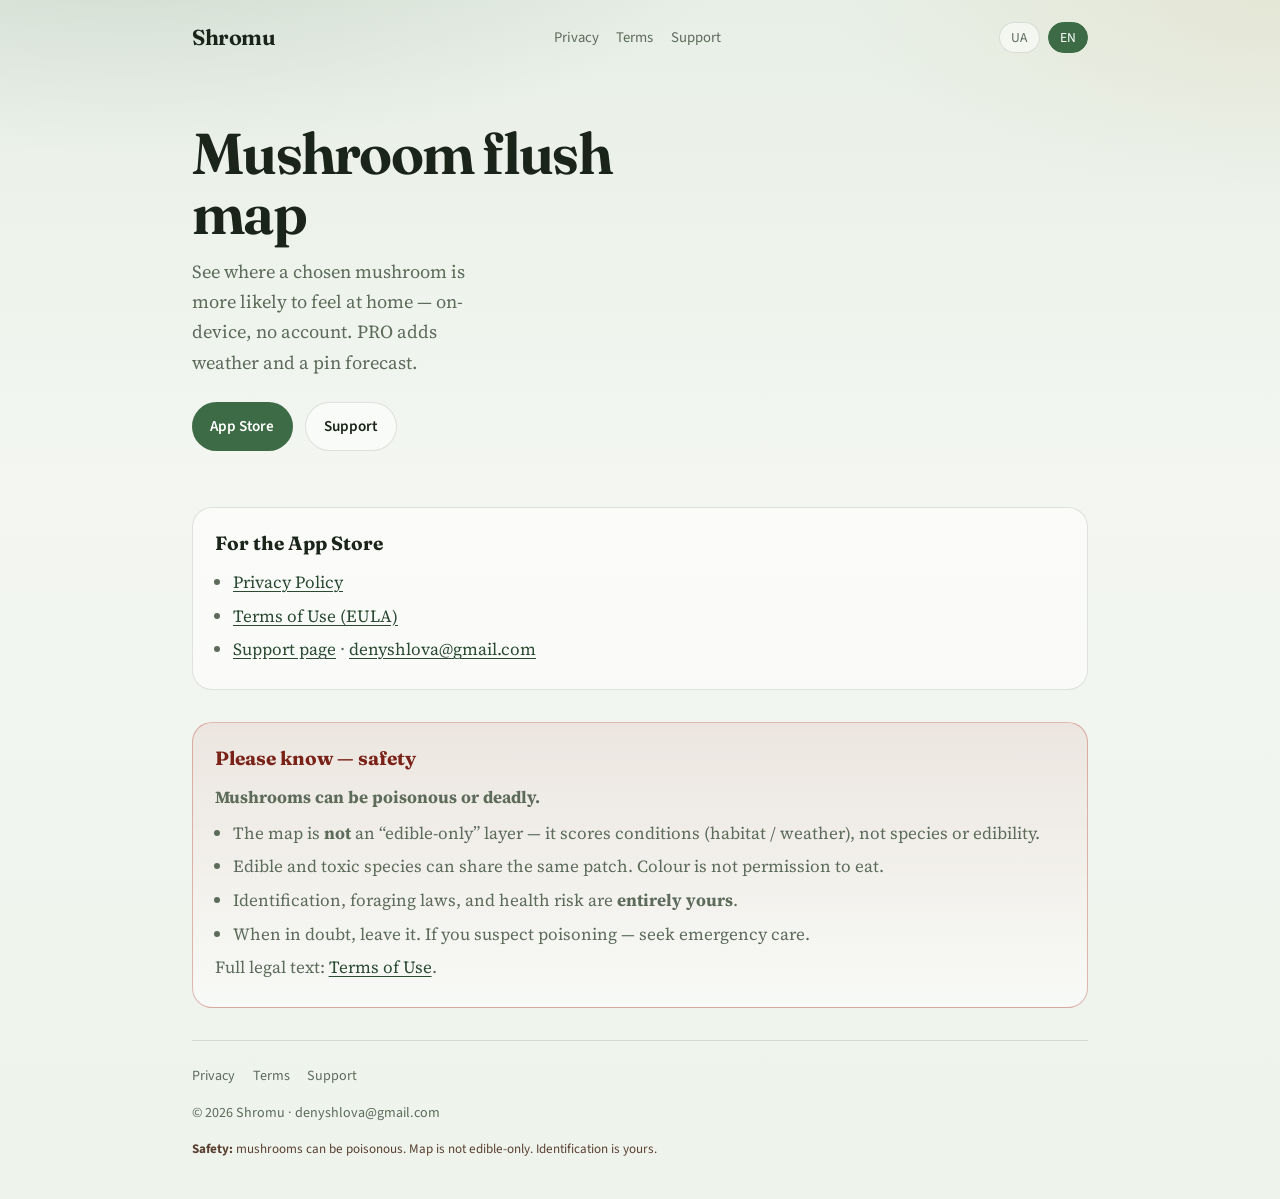
<file: index.html>
<!DOCTYPE html>
<html lang="uk" data-lang="uk">
<head>
  <meta charset="utf-8" />
  <meta name="viewport" content="width=device-width, initial-scale=1" />
  <title>Shromu — mushroom flush map</title>
  <meta name="description" content="Shromu — on-device mushroom flush map for Ukraine. Privacy, Terms, and support." />
  <link rel="preconnect" href="https://fonts.googleapis.com" />
  <link rel="preconnect" href="https://fonts.gstatic.com" crossorigin />
  <link href="https://fonts.googleapis.com/css2?family=Fraunces:opsz,wght@9..144,650&family=Source+Sans+3:wght@400;600&family=Source+Serif+4:opsz,wght@8..60,400;600&display=swap" rel="stylesheet" />
  <link rel="stylesheet" href="styles.css" />
  <script src="lang.js" defer></script>
</head>
<body>
  <div class="wrap">
    <header class="site-header">
      <a class="brand" href="index.html">Shromu</a>
      <nav class="nav" aria-label="Primary">
        <a href="privacy/">Privacy</a>
        <a href="terms/">Terms</a>
        <a href="support/">Support</a>
      </nav>
      <div class="lang" role="group" aria-label="Language">
        <button type="button" data-lang="uk" aria-pressed="true">UA</button>
        <button type="button" data-lang="en" aria-pressed="false">EN</button>
      </div>
    </header>

    <main>
      <section class="hero">
        <h1 class="lang-uk">Мапа появи грибів</h1>
        <h1 class="lang-en">Mushroom flush map</h1>
        <p class="lede lang-uk">Де лісу затишніше для обраного виду — на пристрої, без акаунта. PRO додає погоду й прогноз на точку.</p>
        <p class="lede lang-en">See where a chosen mushroom is more likely to feel at home — on-device, no account. PRO adds weather and a pin forecast.</p>
        <div class="cta-row">
          <a class="btn btn-primary" href="https://apps.apple.com/app/id0000000000">App Store</a>
          <a class="btn btn-ghost" href="support/">
            <span class="lang-uk">Підтримка</span>
            <span class="lang-en">Support</span>
          </a>
        </div>
      </section>

      <section class="panel">
        <h2 class="lang-uk">Для App Store</h2>
        <h2 class="lang-en">For the App Store</h2>
        <ul class="lang-uk">
          <li><a href="privacy/">Політика конфіденційності</a></li>
          <li><a href="terms/">Умови використання (EULA)</a></li>
          <li><a href="support/">Сторінка підтримки</a> · <a href="mailto:denyshlova@gmail.com">denyshlova@gmail.com</a></li>
        </ul>
        <ul class="lang-en">
          <li><a href="privacy/">Privacy Policy</a></li>
          <li><a href="terms/">Terms of Use (EULA)</a></li>
          <li><a href="support/">Support page</a> · <a href="mailto:denyshlova@gmail.com">denyshlova@gmail.com</a></li>
        </ul>
      </section>

      <section class="panel panel-danger">
        <h2 class="lang-uk">Важливо знати — безпека</h2>
        <h2 class="lang-en">Please know — safety</h2>
        <p class="lang-uk"><strong>Гриби можуть бути отруйними або смертельними.</strong></p>
        <ul class="lang-uk">
          <li>Мапа <strong>не</strong> показує «лише їстівні» місця — індекс оцінює умови (біотоп / погода), а не вид і не їстівність.</li>
          <li>На одній галявині можуть рости їстівні й отруйні види. Кольори — не дозвіл «їсти».</li>
          <li>Ідентифікація, закони збору і ризик для здоров’я — <strong>повністю на вас</strong>.</li>
          <li>При сумніві — не беріть. При підозрі на отруєння — негайна медична допомога.</li>
        </ul>
        <p class="lang-uk">Повний юридичний текст: <a href="terms/">Умови використання</a>.</p>
        <p class="lang-en"><strong>Mushrooms can be poisonous or deadly.</strong></p>
        <ul class="lang-en">
          <li>The map is <strong>not</strong> an “edible-only” layer — it scores conditions (habitat / weather), not species or edibility.</li>
          <li>Edible and toxic species can share the same patch. Colour is not permission to eat.</li>
          <li>Identification, foraging laws, and health risk are <strong>entirely yours</strong>.</li>
          <li>When in doubt, leave it. If you suspect poisoning — seek emergency care.</li>
        </ul>
        <p class="lang-en">Full legal text: <a href="terms/">Terms of Use</a>.</p>
      </section>
    </main>

    <footer class="site-footer">
      <nav>
        <a href="privacy/">Privacy</a>
        <a href="terms/">Terms</a>
        <a href="support/">Support</a>
      </nav>
      <p>© <span id="y"></span> Shromu · <a href="mailto:denyshlova@gmail.com">denyshlova@gmail.com</a></p>
          <p class="safety-line lang-uk"><strong>Безпека:</strong> гриби можуть бути отруйними. Мапа не «лише їстівні». Ідентифікація — на вас.</p>
      <p class="safety-line lang-en"><strong>Safety:</strong> mushrooms can be poisonous. Map is not edible-only. Identification is yours.</p>
    </footer>
  </div>
  <script>document.getElementById("y").textContent = new Date().getFullYear();</script>
</body>
</html>
</file>
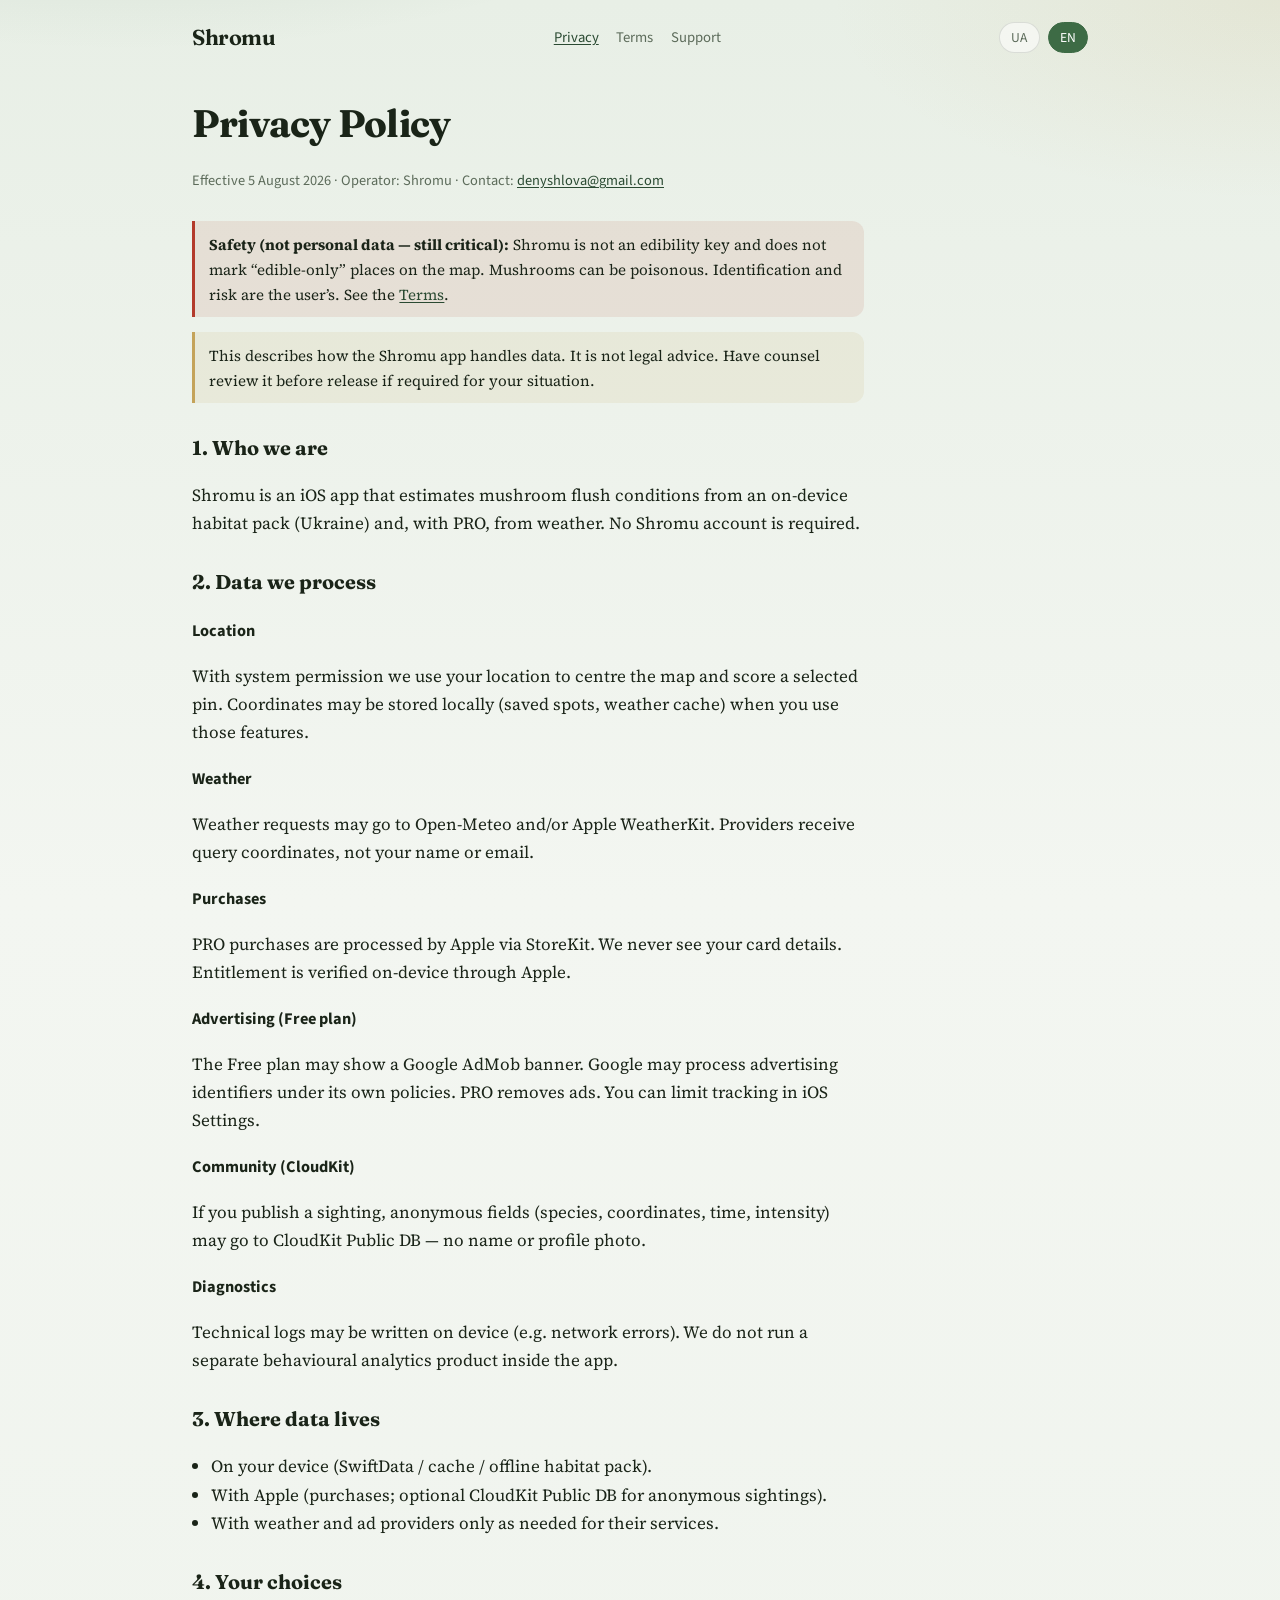
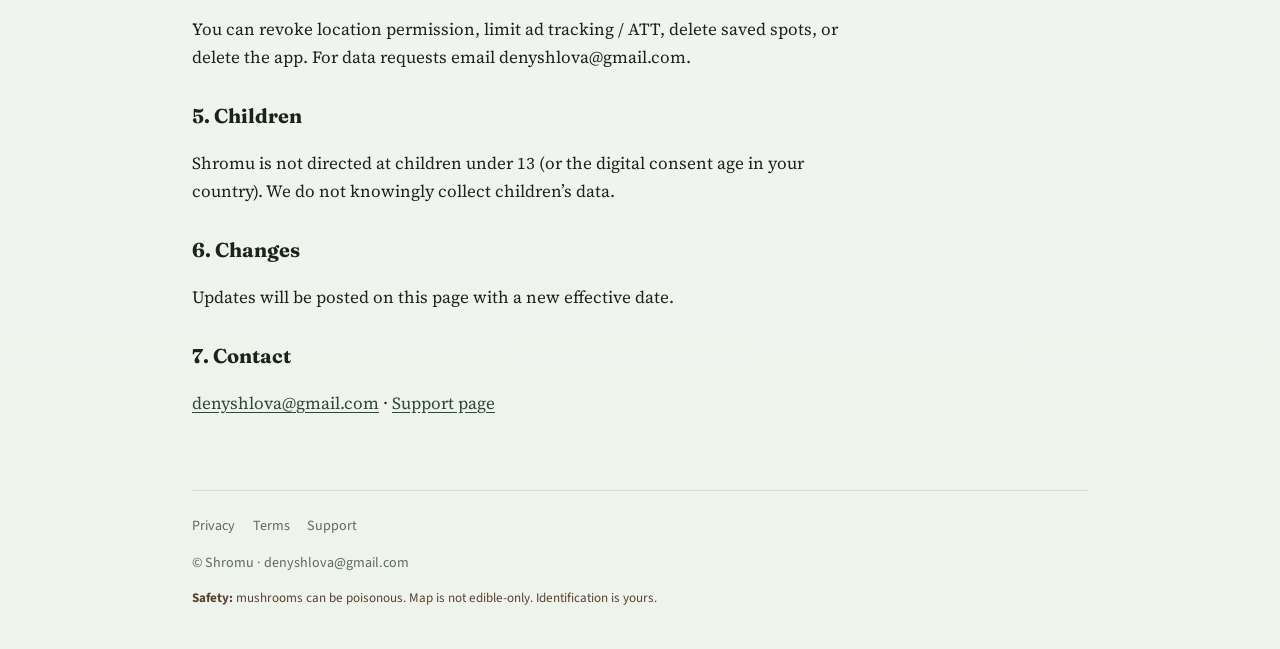
<file: privacy/index.html>
<!DOCTYPE html>
<html lang="uk" data-lang="uk">
<head>
  <meta charset="utf-8" />
  <meta name="viewport" content="width=device-width, initial-scale=1" />
  <title>Shromu — Privacy Policy</title>
  <meta name="description" content="Privacy Policy for the Shromu iOS app." />
  <link rel="preconnect" href="https://fonts.googleapis.com" />
  <link rel="preconnect" href="https://fonts.gstatic.com" crossorigin />
  <link href="https://fonts.googleapis.com/css2?family=Fraunces:opsz,wght@9..144,650&family=Source+Sans+3:wght@400;600&family=Source+Serif+4:opsz,wght@8..60,400;600&display=swap" rel="stylesheet" />
  <link rel="stylesheet" href="../styles.css" />
  <script src="../lang.js" defer></script>
</head>
<body>
  <div class="wrap">
    <header class="site-header">
      <a class="brand" href="../index.html">Shromu</a>
      <nav class="nav" aria-label="Primary">
        <a href="../privacy/" aria-current="page">Privacy</a>
        <a href="../terms/">Terms</a>
        <a href="../support/">Support</a>
      </nav>
      <div class="lang" role="group" aria-label="Language">
        <button type="button" data-lang="uk">UA</button>
        <button type="button" data-lang="en">EN</button>
      </div>
    </header>

    <main class="legal-main">
      <h1 class="lang-uk">Політика конфіденційності</h1>
      <h1 class="lang-en">Privacy Policy</h1>
      <p class="meta">
        <span class="lang-uk">Чинна з 5 серпня 2026 · Оператор: Shromu · Контакт: </span>
        <span class="lang-en">Effective 5 August 2026 · Operator: Shromu · Contact: </span>
        <a href="mailto:denyshlova@gmail.com">denyshlova@gmail.com</a>
      </p>

      <p class="notice notice-danger lang-uk"><strong>Безпека (не про персональні дані, але важливо):</strong> Shromu не є визначником їстівності й не позначає «лише їстівні» місця на мапі. Гриби можуть бути отруйними. Ідентифікація та ризик — на користувачі. Див. <a href="../terms/">Умови</a>.</p>
      <p class="notice notice-danger lang-en"><strong>Safety (not personal data — still critical):</strong> Shromu is not an edibility key and does not mark “edible-only” places on the map. Mushrooms can be poisonous. Identification and risk are the user’s. See the <a href="../terms/">Terms</a>.</p>

      <p class="notice lang-uk">Цей текст описує, як застосунок Shromu обробляє дані. Це не юридична консультація. Перед релізом варто звірити з вашим юристом, якщо потрібно.</p>
      <p class="notice lang-en">This describes how the Shromu app handles data. It is not legal advice. Have counsel review it before release if required for your situation.</p>

      <div class="lang-uk">
        <h2>1. Хто ми і що робить застосунок</h2>
        <p>Shromu — iOS-застосунок для оцінки умов появи грибів за пакетом середовища (Україна) та, у PRO, за погодою. Обліковий запис Shromu не потрібен.</p>

        <h2>2. Які дані ми обробляємо</h2>
        <h3>Розташування</h3>
        <p>З дозволу системи ми використовуємо ваше розташування, щоб показати мапу біля вас і порахувати індекс для обраної точки. Координати зберігаються локально (збережені місця, кеш погоди), коли ви це робите в застосунку.</p>
        <h3>Погода</h3>
        <p>Запити погоди можуть іти до Open-Meteo та/або Apple WeatherKit (залежно від збірки й режиму). На сервер погоди йдуть координати запиту, а не ім’я чи email.</p>
        <h3>Покупки</h3>
        <p>Підписки та разові покупки PRO обробляє Apple через StoreKit. Ми не бачимо і не зберігаємо номер картки. Статус PRO перевіряється через Apple на пристрої.</p>
        <h3>Реклама (безкоштовний план)</h3>
        <p>На Free може показуватися банер Google AdMob. Google може обробляти ідентифікатори пристрою / реклами відповідно до своєї політики. PRO прибирає рекламу. За бажанням ви можете обмежити відстеження в налаштуваннях iOS.</p>
        <h3>Спільнота (CloudKit)</h3>
        <p>Якщо ви публікуєте спостереження, у публічну базу CloudKit можуть піти анонімні поля: вид, координати, час, інтенсивність — без вашого імені чи фото профілю.</p>
        <h3>Діагностика</h3>
        <p>На пристрої можуть писатися технічні логи (наприклад, помилки мережі). Ми не ведемо окремої аналітики поведінки користувача в застосунку.</p>

        <h2>3. Де зберігаються дані</h2>
        <ul>
          <li>Локально на пристрої (SwiftData / файли кешу / офлайн-пакет середовища).</li>
          <li>У Apple (покупки, за потреби CloudKit Public DB для анонімних спостережень).</li>
          <li>У постачальників погоди та реклами — лише в обсязі, потрібному для їхніх сервісів.</li>
        </ul>

        <h2>4. Правові підстави та ваші можливості</h2>
        <p>Обробка потрібна для роботи функцій, які ви запитуєте (мапа, прогноз, покупка, реклама на Free). Ви можете відкликати дозвіл на геолокацію в iOS, вимкнути персоналізовану рекламу / ATT, видалити збережені місця в застосунку або видалити сам застосунок. Для запитів щодо даних пишіть на denyshlova@gmail.com.</p>

        <h2>5. Діти</h2>
        <p>Застосунок не орієнтований на дітей молодше 13 років (або віку цифрової згоди у вашій країні). Не збираємо свідомо дані дітей.</p>

        <h2>6. Зміни</h2>
        <p>Оновлену політику публікуємо на цій сторінці з новою датою. Істотні зміни можемо також відзначити в описі версії в App Store.</p>

        <h2>7. Контакт</h2>
        <p><a href="mailto:denyshlova@gmail.com">denyshlova@gmail.com</a> · <a href="../support/">Сторінка підтримки</a></p>
      </div>

      <div class="lang-en">
        <h2>1. Who we are</h2>
        <p>Shromu is an iOS app that estimates mushroom flush conditions from an on-device habitat pack (Ukraine) and, with PRO, from weather. No Shromu account is required.</p>

        <h2>2. Data we process</h2>
        <h3>Location</h3>
        <p>With system permission we use your location to centre the map and score a selected pin. Coordinates may be stored locally (saved spots, weather cache) when you use those features.</p>
        <h3>Weather</h3>
        <p>Weather requests may go to Open-Meteo and/or Apple WeatherKit. Providers receive query coordinates, not your name or email.</p>
        <h3>Purchases</h3>
        <p>PRO purchases are processed by Apple via StoreKit. We never see your card details. Entitlement is verified on-device through Apple.</p>
        <h3>Advertising (Free plan)</h3>
        <p>The Free plan may show a Google AdMob banner. Google may process advertising identifiers under its own policies. PRO removes ads. You can limit tracking in iOS Settings.</p>
        <h3>Community (CloudKit)</h3>
        <p>If you publish a sighting, anonymous fields (species, coordinates, time, intensity) may go to CloudKit Public DB — no name or profile photo.</p>
        <h3>Diagnostics</h3>
        <p>Technical logs may be written on device (e.g. network errors). We do not run a separate behavioural analytics product inside the app.</p>

        <h2>3. Where data lives</h2>
        <ul>
          <li>On your device (SwiftData / cache / offline habitat pack).</li>
          <li>With Apple (purchases; optional CloudKit Public DB for anonymous sightings).</li>
          <li>With weather and ad providers only as needed for their services.</li>
        </ul>

        <h2>4. Your choices</h2>
        <p>You can revoke location permission, limit ad tracking / ATT, delete saved spots, or delete the app. For data requests email denyshlova@gmail.com.</p>

        <h2>5. Children</h2>
        <p>Shromu is not directed at children under 13 (or the digital consent age in your country). We do not knowingly collect children’s data.</p>

        <h2>6. Changes</h2>
        <p>Updates will be posted on this page with a new effective date.</p>

        <h2>7. Contact</h2>
        <p><a href="mailto:denyshlova@gmail.com">denyshlova@gmail.com</a> · <a href="../support/">Support page</a></p>
      </div>
    </main>

    <footer class="site-footer">
      <nav>
        <a href="../privacy/">Privacy</a>
        <a href="../terms/">Terms</a>
        <a href="../support/">Support</a>
      </nav>
      <p>© Shromu · <a href="mailto:denyshlova@gmail.com">denyshlova@gmail.com</a></p>
          <p class="safety-line lang-uk"><strong>Безпека:</strong> гриби можуть бути отруйними. Мапа не «лише їстівні». Ідентифікація — на вас.</p>
      <p class="safety-line lang-en"><strong>Safety:</strong> mushrooms can be poisonous. Map is not edible-only. Identification is yours.</p>
    </footer>
  </div>
</body>
</html>
</file>
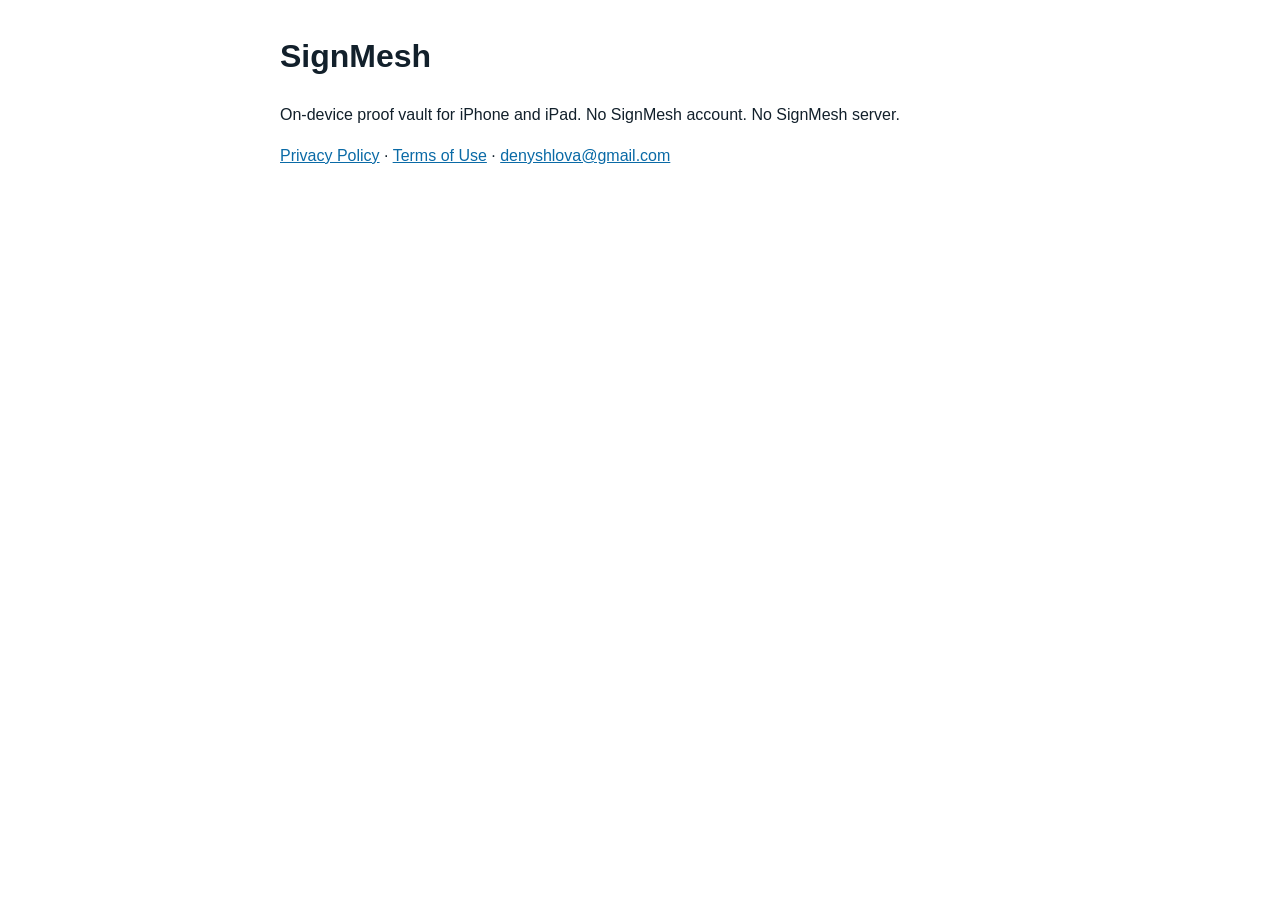
<file: signmesh/index.html>
<!DOCTYPE html>
<html lang="en">
<head>
  <meta charset="utf-8">
  <meta name="viewport" content="width=device-width, initial-scale=1">
  <title>SignMesh</title>
  <style>
    body { font-family: -apple-system, BlinkMacSystemFont, "Segoe UI", sans-serif; max-width: 720px; margin: 2rem auto; padding: 0 1.25rem; line-height: 1.55; color: #12202b; }
    a { color: #0a6aa6; }
  </style>
</head>
<body>
  <h1>SignMesh</h1>
  <p>On-device proof vault for iPhone and iPad. No SignMesh account. No SignMesh server.</p>
  <p>
    <a href="privacy-policy.html">Privacy Policy</a> ·
    <a href="terms-of-service.html">Terms of Use</a> ·
    <a href="mailto:denyshlova@gmail.com">denyshlova@gmail.com</a>
  </p>
</body>
</html>
</file>
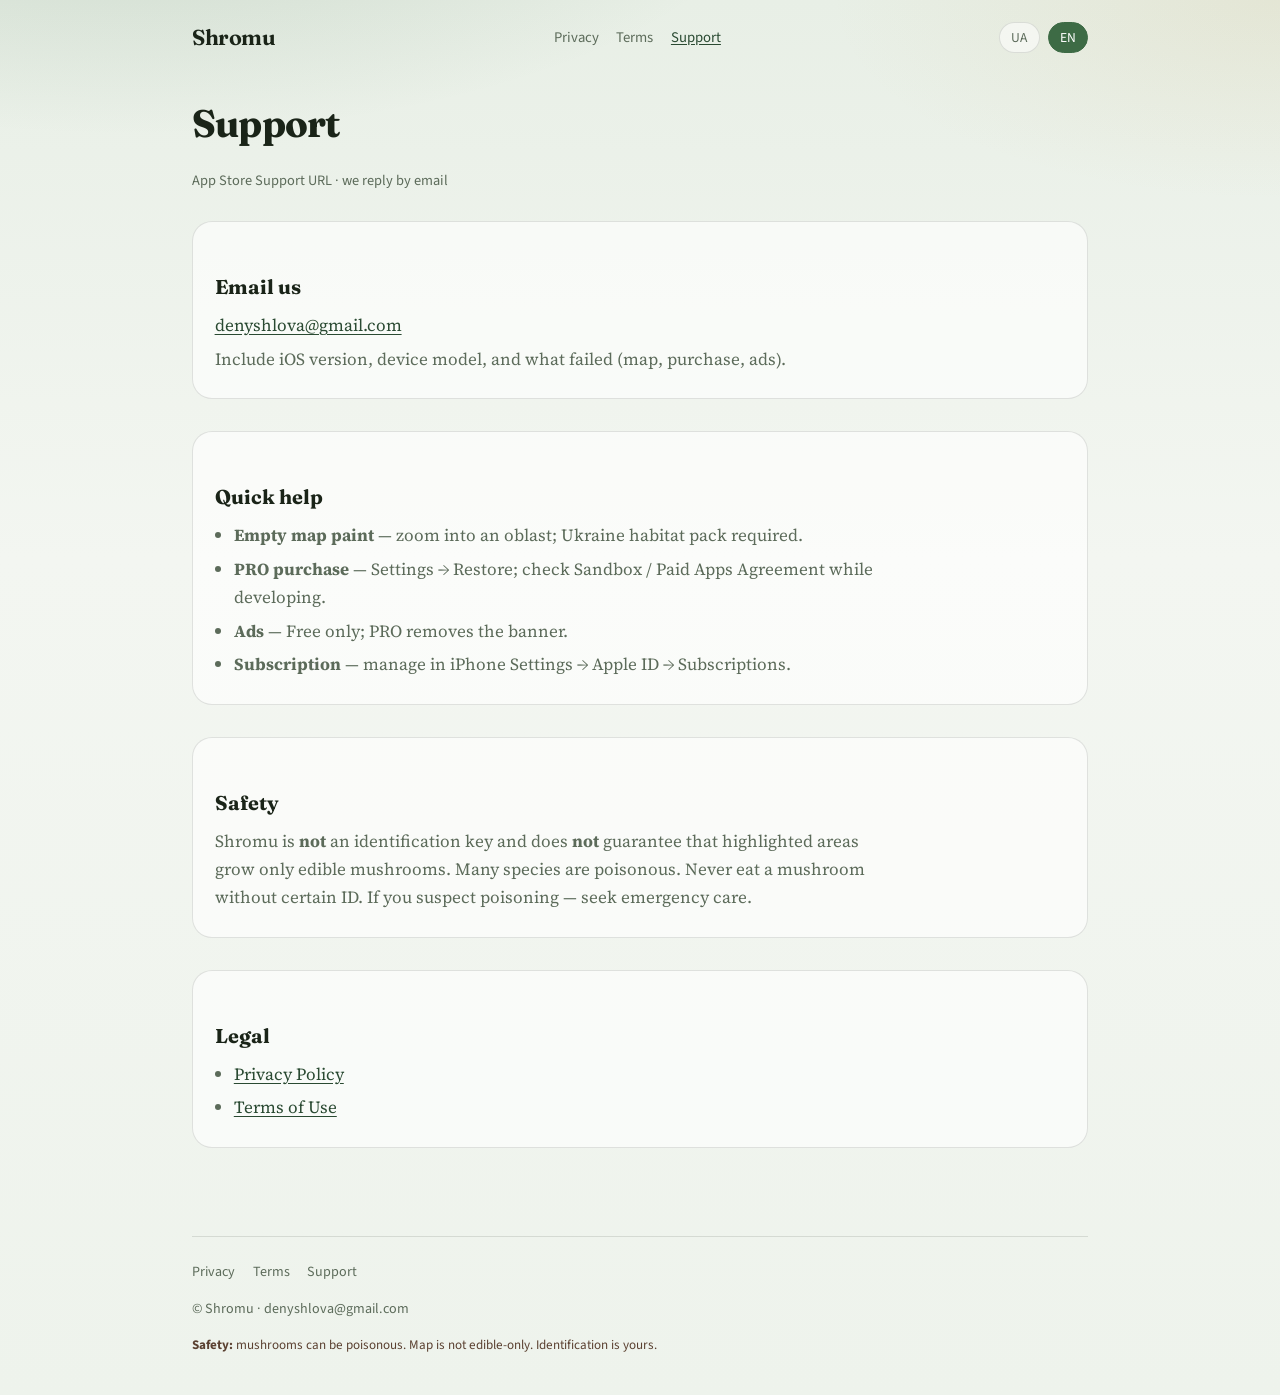
<file: support/index.html>
<!DOCTYPE html>
<html lang="uk" data-lang="uk">
<head>
  <meta charset="utf-8" />
  <meta name="viewport" content="width=device-width, initial-scale=1" />
  <title>Shromu — Support</title>
  <meta name="description" content="Support and contact for the Shromu iOS app." />
  <link rel="preconnect" href="https://fonts.googleapis.com" />
  <link rel="preconnect" href="https://fonts.gstatic.com" crossorigin />
  <link href="https://fonts.googleapis.com/css2?family=Fraunces:opsz,wght@9..144,650&family=Source+Sans+3:wght@400;600&family=Source+Serif+4:opsz,wght@8..60,400;600&display=swap" rel="stylesheet" />
  <link rel="stylesheet" href="../styles.css" />
  <script src="../lang.js" defer></script>
</head>
<body>
  <div class="wrap">
    <header class="site-header">
      <a class="brand" href="../index.html">Shromu</a>
      <nav class="nav" aria-label="Primary">
        <a href="../privacy/">Privacy</a>
        <a href="../terms/">Terms</a>
        <a href="../support/" aria-current="page">Support</a>
      </nav>
      <div class="lang" role="group" aria-label="Language">
        <button type="button" data-lang="uk">UA</button>
        <button type="button" data-lang="en">EN</button>
      </div>
    </header>

    <main class="legal-main">
      <h1 class="lang-uk">Підтримка</h1>
      <h1 class="lang-en">Support</h1>
      <p class="meta lang-uk">App Store Support URL · відповідаємо на email</p>
      <p class="meta lang-en">App Store Support URL · we reply by email</p>

      <section class="panel">
        <h2 class="lang-uk">Написати нам</h2>
        <h2 class="lang-en">Email us</h2>
        <p><a href="mailto:denyshlova@gmail.com?subject=Shromu%20support">denyshlova@gmail.com</a></p>
        <p class="lang-uk">Вкажіть версію iOS, модель пристрою та що саме не працює (мапа, покупка, реклама).</p>
        <p class="lang-en">Include iOS version, device model, and what failed (map, purchase, ads).</p>
      </section>

      <section class="panel">
        <h2 class="lang-uk">Часті питання</h2>
        <h2 class="lang-en">Quick help</h2>
        <ul class="lang-uk">
          <li><strong>Немає шару на мапі</strong> — зменшіть зум до області / області; потрібен пакет середовища України.</li>
          <li><strong>Покупка PRO</strong> — Settings → Restore; перевірте Sandbox / Paid Apps Agreement у розробці.</li>
          <li><strong>Реклама</strong> — лише на Free; PRO прибирає банер.</li>
          <li><strong>Підписка</strong> — керування в Налаштування iPhone → Apple ID → Підписки.</li>
        </ul>
        <ul class="lang-en">
          <li><strong>Empty map paint</strong> — zoom into an oblast; Ukraine habitat pack required.</li>
          <li><strong>PRO purchase</strong> — Settings → Restore; check Sandbox / Paid Apps Agreement while developing.</li>
          <li><strong>Ads</strong> — Free only; PRO removes the banner.</li>
          <li><strong>Subscription</strong> — manage in iPhone Settings → Apple ID → Subscriptions.</li>
        </ul>
      </section>

      <section class="panel">
        <h2 class="lang-uk">Безпека</h2>
        <h2 class="lang-en">Safety</h2>
        <p class="lang-uk">Shromu <strong>не</strong> є визначником і <strong>не</strong> гарантує, що в підсвіченій зоні ростуть лише їстівні гриби. Багато видів отруйні. Ніколи не їжте гриб без певної ідентифікації. При підозрі на отруєння — негайна медична допомога.</p>
        <p class="lang-en">Shromu is <strong>not</strong> an identification key and does <strong>not</strong> guarantee that highlighted areas grow only edible mushrooms. Many species are poisonous. Never eat a mushroom without certain ID. If you suspect poisoning — seek emergency care.</p>
      </section>

      <section class="panel">
        <h2 class="lang-uk">Юридичне</h2>
        <h2 class="lang-en">Legal</h2>
        <ul>
          <li><a href="../privacy/">Privacy Policy</a></li>
          <li><a href="../terms/">Terms of Use</a></li>
        </ul>
      </section>
    </main>

    <footer class="site-footer">
      <nav>
        <a href="../privacy/">Privacy</a>
        <a href="../terms/">Terms</a>
        <a href="../support/">Support</a>
      </nav>
      <p>© Shromu · <a href="mailto:denyshlova@gmail.com">denyshlova@gmail.com</a></p>
          <p class="safety-line lang-uk"><strong>Безпека:</strong> гриби можуть бути отруйними. Мапа не «лише їстівні». Ідентифікація — на вас.</p>
      <p class="safety-line lang-en"><strong>Safety:</strong> mushrooms can be poisonous. Map is not edible-only. Identification is yours.</p>
    </footer>
  </div>
</body>
</html>
</file>
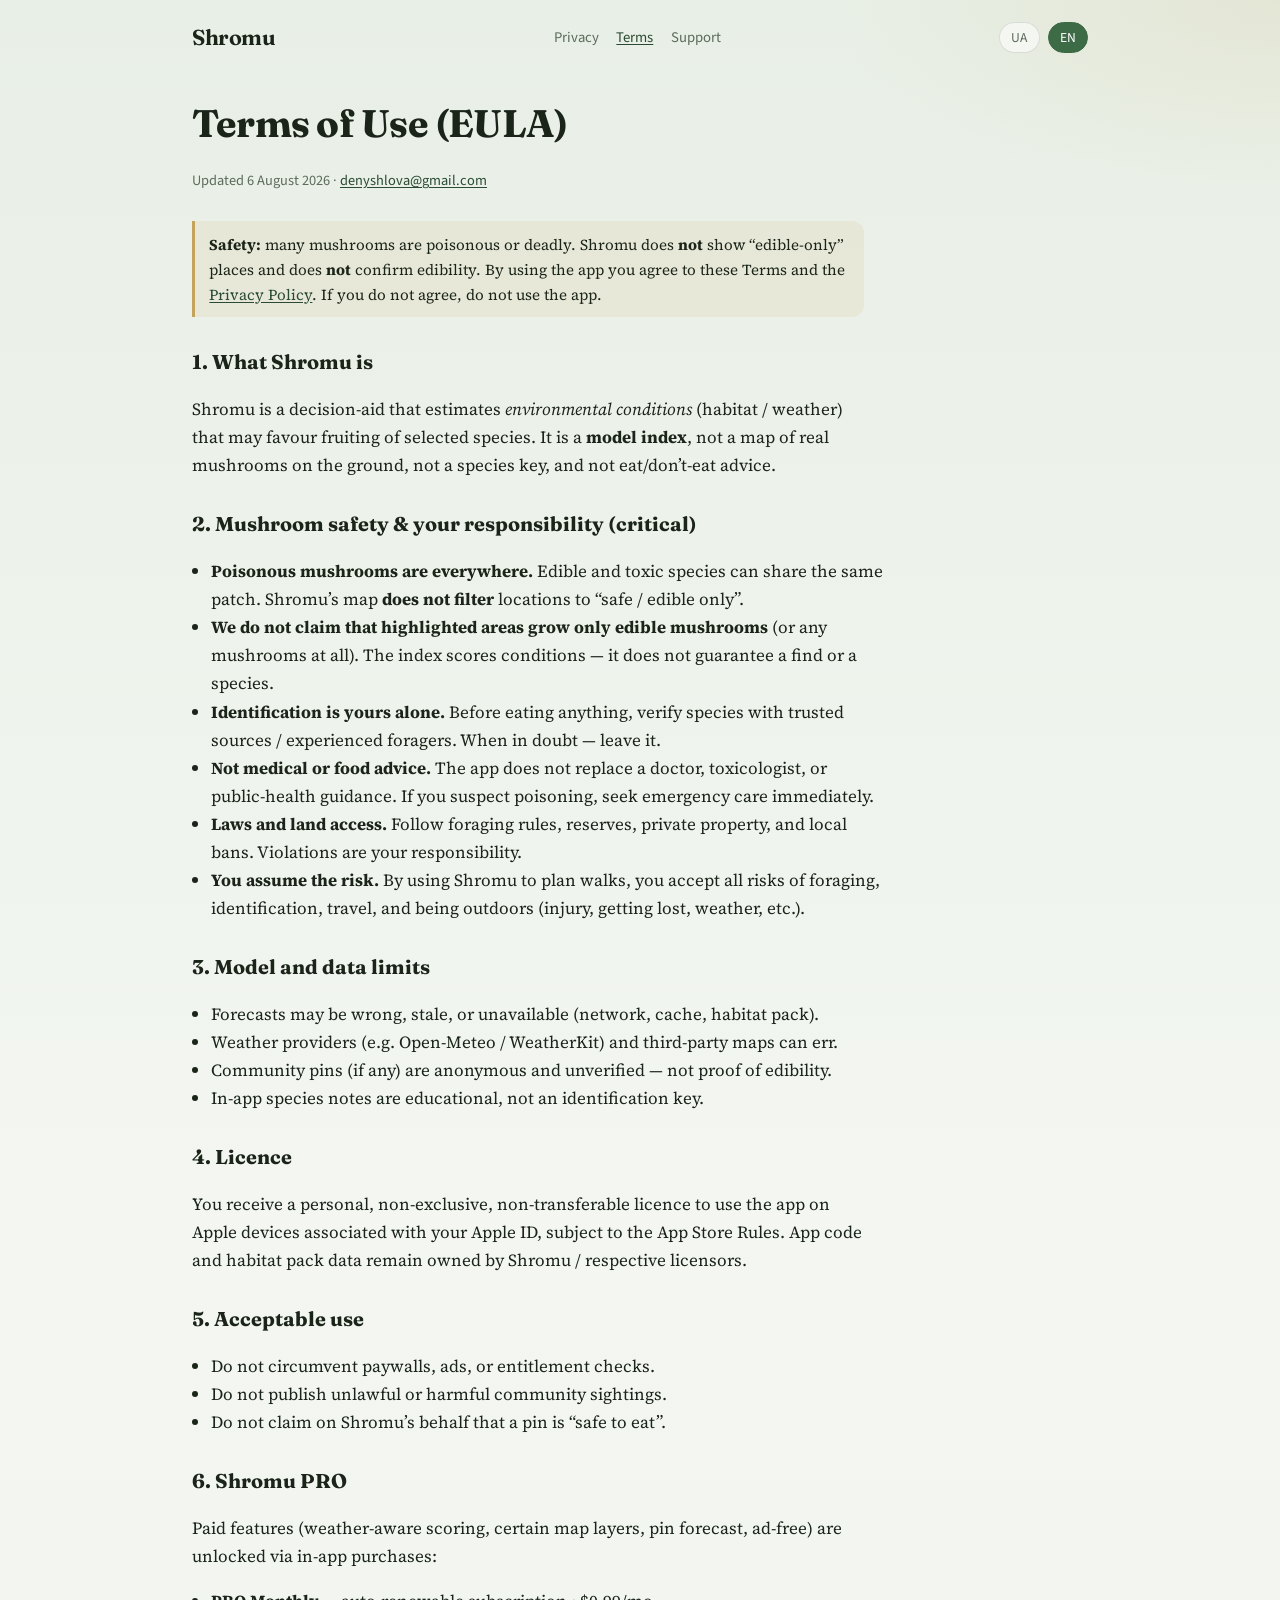
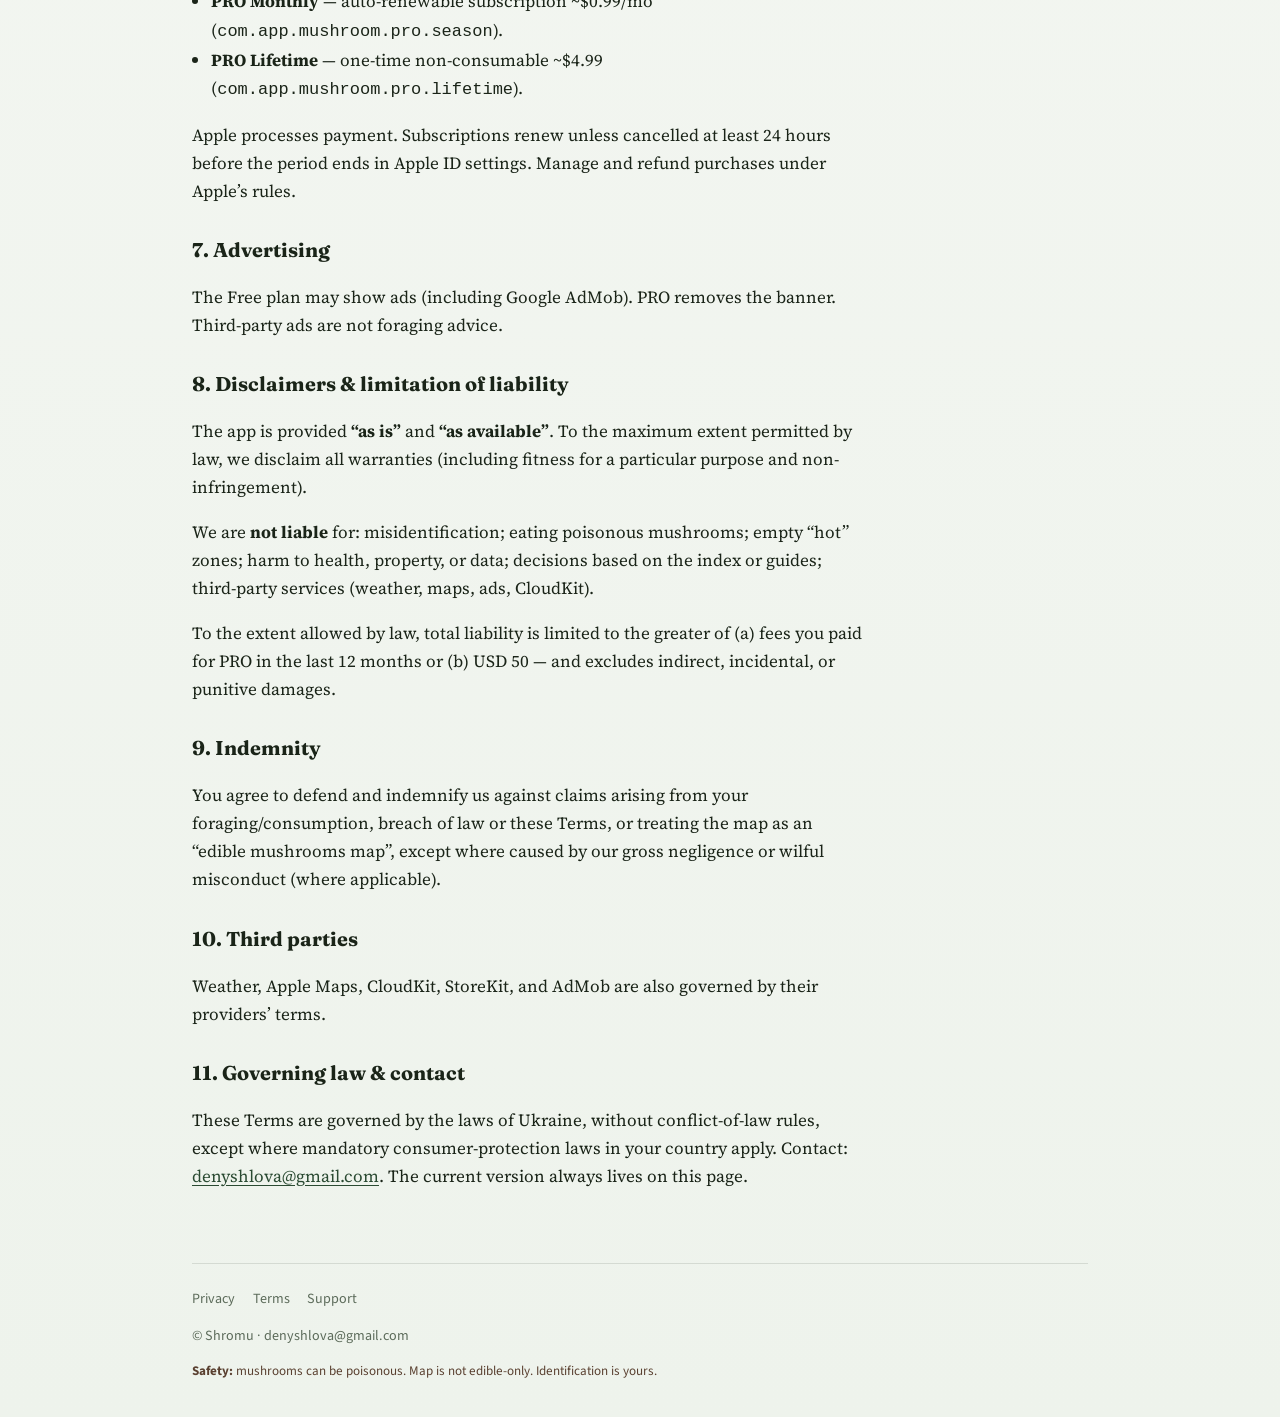
<file: terms/index.html>
<!DOCTYPE html>
<html lang="uk" data-lang="uk">
<head>
  <meta charset="utf-8" />
  <meta name="viewport" content="width=device-width, initial-scale=1" />
  <title>Shromu — Terms of Use</title>
  <meta name="description" content="Terms of Use (EULA) for the Shromu iOS app — foraging safety disclaimers." />
  <link rel="preconnect" href="https://fonts.googleapis.com" />
  <link rel="preconnect" href="https://fonts.gstatic.com" crossorigin />
  <link href="https://fonts.googleapis.com/css2?family=Fraunces:opsz,wght@9..144,650&family=Source+Sans+3:wght@400;600&family=Source+Serif+4:opsz,wght@8..60,400;600&display=swap" rel="stylesheet" />
  <link rel="stylesheet" href="../styles.css" />
  <script src="../lang.js" defer></script>
</head>
<body>
  <div class="wrap">
    <header class="site-header">
      <a class="brand" href="../index.html">Shromu</a>
      <nav class="nav" aria-label="Primary">
        <a href="../privacy/">Privacy</a>
        <a href="../terms/" aria-current="page">Terms</a>
        <a href="../support/">Support</a>
      </nav>
      <div class="lang" role="group" aria-label="Language">
        <button type="button" data-lang="uk">UA</button>
        <button type="button" data-lang="en">EN</button>
      </div>
    </header>

    <main class="legal-main">
      <h1 class="lang-uk">Умови використання (EULA)</h1>
      <h1 class="lang-en">Terms of Use (EULA)</h1>
      <p class="meta">
        <span class="lang-uk">Оновлено 6 серпня 2026 · </span>
        <span class="lang-en">Updated 6 August 2026 · </span>
        <a href="mailto:denyshlova@gmail.com">denyshlova@gmail.com</a>
      </p>

      <p class="notice lang-uk"><strong>Безпека:</strong> багато грибів отруйні або смертельно небезпечні. Shromu <strong>не</strong> показує «лише їстівні» місця і <strong>не</strong> підтверджує їстівність. Користуючись застосунком, ви погоджуєтесь із цими умовами та з <a href="../privacy/">Політикою конфіденційності</a>. Якщо не згодні — не використовуйте застосунок.</p>
      <p class="notice lang-en"><strong>Safety:</strong> many mushrooms are poisonous or deadly. Shromu does <strong>not</strong> show “edible-only” places and does <strong>not</strong> confirm edibility. By using the app you agree to these Terms and the <a href="../privacy/">Privacy Policy</a>. If you do not agree, do not use the app.</p>

      <div class="lang-uk">
        <h2>1. Що таке Shromu</h2>
        <p>Shromu — допоміжний інструмент оцінки <em>умов середовища</em> (біотоп / погода), які можуть сприяти появі плодових тіл певних видів. Це <strong>модельний індекс</strong>, а не карта реальної наявності грибів, не визначник виду й не порада «їсти / не їсти».</p>

        <h2>2. Безпека грибів і ваша відповідальність (критично)</h2>
        <ul>
          <li><strong>Отруйні гриби існують всюди.</strong> На одній галявині можуть рости їстівні й отруйні види. Мапа Shromu <strong>не фільтрує</strong> локації лише під безпечні / їстівні гриби.</li>
          <li><strong>Ми не стверджуємо, що в підсвіченій зоні ростуть тільки їстівні гриби</strong> (або взагалі будь-які гриби). Індекс оцінює умови, а не гарантує знахідку чи вид.</li>
          <li><strong>Ідентифікація — лише на вас.</strong> Перед будь-яким вживанням перевірте вид за надійними джерелами / з досвідченим грибником. При сумніві — не беріть і не їжте.</li>
          <li><strong>Не медична й не харчова порада.</strong> Застосунок не замінює лікаря, токсиколога чи офіційні рекомендації охорони здоров’я. При підозрі на отруєння негайно звертайтесь по екстрену допомогу.</li>
          <li><strong>Закони й доступ до землі.</strong> Дотримуйтесь правил збору, заповідників, приватної власності та місцевих заборон. Порушення правил — ваша відповідальність.</li>
          <li><strong>Ризик на собі.</strong> Використовуючи Shromu для планування вилазок, ви приймаєте на себе всі ризики, пов’язані зі збором, ідентифікацією, транспортом і перебуванням у природі (травми, загублення, погода тощо).</li>
        </ul>

        <h2>3. Обмеження моделі та даних</h2>
        <ul>
          <li>Прогнози можуть бути неточними, застарілими або відсутніми (мережа, кеш, пакет середовища).</li>
          <li>Погодні джерела (напр. Open-Meteo / WeatherKit) і карти сторонніх постачальників можуть помилятися.</li>
          <li>Спільнотні позначки (якщо є) анонімні й неперевірені — не доказ їстівності.</li>
          <li>Гід видів і будь-які підказки в застосунку — освітні, не ключ ідентифікації.</li>
        </ul>

        <h2>4. Ліцензія</h2>
        <p>Вам надається особиста, невиключна, непередавана ліцензія на використання застосунку на пристроях Apple, пов’язаних з вашим Apple ID, згідно з правилами App Store. Код і дані пакета середовища залишаються власністю правовласників Shromu / відповідних ліцензій.</p>

        <h2>5. Прийнятне використання</h2>
        <ul>
          <li>Не обходити paywall / рекламу / перевірки підписки.</li>
          <li>Не публікувати незаконний чи шкідливий контент у спільнотних спостереженнях.</li>
          <li>Не стверджувати від імені Shromu, що певна локація «безпечна для їжі».</li>
        </ul>

        <h2>6. Shromu PRO</h2>
        <p>Платні функції (зокрема динамічна оцінка з погодою, окремі шари мапи, прогноз на точку, відсутність реклами) доступні через покупки в застосунку:</p>
        <ul>
          <li><strong>PRO Monthly</strong> — автопоновлювана підписка ~$0.99/міс (<code>com.app.mushroom.pro.season</code>).</li>
          <li><strong>PRO Lifetime</strong> — разова неспоживана покупка ~$4.99 (<code>com.app.mushroom.pro.lifetime</code>).</li>
        </ul>
        <p>Оплату обробляє Apple. Підписка поновлюється автоматично, якщо її не скасувати щонайменше за 24 години до кінця поточного періоду в налаштуваннях Apple ID. Керування підпискою та повернення коштів — за правилами Apple.</p>

        <h2>7. Реклама</h2>
        <p>На безкоштовному плані може показуватися реклама (зокрема Google AdMob). PRO прибирає рекламний банер. Реклама сторонніх осіб не є порадою щодо збору грибів.</p>

        <h2>8. Відмова від гарантій і обмеження відповідальності</h2>
        <p>Застосунок надається <strong>«як є»</strong> та <strong>«як доступний»</strong>. Наскільки дозволено законом, ми відмовляємося від усіх гарантій (зокрема придатності для певної мети та непорушення прав).</p>
        <p>Ми <strong>не несемо відповідальності</strong> за: помилкову ідентифікацію; споживання отруйних грибів; відсутність грибів у «гарячій» зоні; шкоду здоров’ю, майну чи дані; рішення, ухвалені на основі індексу чи гідів; дії третіх осіб (погода, карти, реклама, CloudKit).</p>
        <p>Наскільки дозволено законом, сукупна відповідальність обмежена більшою з сум: (а) сплаченою вами за PRO за останні 12 місяців або (б) 50&nbsp;USD — і не включає непрямі, випадкові чи штрафні збитки.</p>

        <h2>9. Відшкодування (indemnity)</h2>
        <p>Ви погоджуєтесь захищати й відшкодовувати нам претензії, що виникають через ваш збір/вживання грибів, порушення законів чи цих умов, або невірну інтерпретацію мапи як «карти їстівних грибів», крім випадків нашої грубої необережності чи умислу (де це застосовно).</p>

        <h2>10. Сторонні сервіси</h2>
        <p>Погода, карти Apple, CloudKit, StoreKit і AdMob регулюються також умовами відповідних постачальників.</p>

        <h2>11. Право і контакт</h2>
        <p>Ці умови регулюються правом України, без колізійних норм, окрім імперативних норм захисту споживачів вашої країни. Питання: <a href="mailto:denyshlova@gmail.com">denyshlova@gmail.com</a>. Актуальна версія завжди на цій сторінці.</p>
      </div>

      <div class="lang-en">
        <h2>1. What Shromu is</h2>
        <p>Shromu is a decision-aid that estimates <em>environmental conditions</em> (habitat / weather) that may favour fruiting of selected species. It is a <strong>model index</strong>, not a map of real mushrooms on the ground, not a species key, and not eat/don’t-eat advice.</p>

        <h2>2. Mushroom safety &amp; your responsibility (critical)</h2>
        <ul>
          <li><strong>Poisonous mushrooms are everywhere.</strong> Edible and toxic species can share the same patch. Shromu’s map <strong>does not filter</strong> locations to “safe / edible only”.</li>
          <li><strong>We do not claim that highlighted areas grow only edible mushrooms</strong> (or any mushrooms at all). The index scores conditions — it does not guarantee a find or a species.</li>
          <li><strong>Identification is yours alone.</strong> Before eating anything, verify species with trusted sources / experienced foragers. When in doubt — leave it.</li>
          <li><strong>Not medical or food advice.</strong> The app does not replace a doctor, toxicologist, or public-health guidance. If you suspect poisoning, seek emergency care immediately.</li>
          <li><strong>Laws and land access.</strong> Follow foraging rules, reserves, private property, and local bans. Violations are your responsibility.</li>
          <li><strong>You assume the risk.</strong> By using Shromu to plan walks, you accept all risks of foraging, identification, travel, and being outdoors (injury, getting lost, weather, etc.).</li>
        </ul>

        <h2>3. Model and data limits</h2>
        <ul>
          <li>Forecasts may be wrong, stale, or unavailable (network, cache, habitat pack).</li>
          <li>Weather providers (e.g. Open-Meteo / WeatherKit) and third-party maps can err.</li>
          <li>Community pins (if any) are anonymous and unverified — not proof of edibility.</li>
          <li>In-app species notes are educational, not an identification key.</li>
        </ul>

        <h2>4. Licence</h2>
        <p>You receive a personal, non-exclusive, non-transferable licence to use the app on Apple devices associated with your Apple ID, subject to the App Store Rules. App code and habitat pack data remain owned by Shromu / respective licensors.</p>

        <h2>5. Acceptable use</h2>
        <ul>
          <li>Do not circumvent paywalls, ads, or entitlement checks.</li>
          <li>Do not publish unlawful or harmful community sightings.</li>
          <li>Do not claim on Shromu’s behalf that a pin is “safe to eat”.</li>
        </ul>

        <h2>6. Shromu PRO</h2>
        <p>Paid features (weather-aware scoring, certain map layers, pin forecast, ad-free) are unlocked via in-app purchases:</p>
        <ul>
          <li><strong>PRO Monthly</strong> — auto-renewable subscription ~$0.99/mo (<code>com.app.mushroom.pro.season</code>).</li>
          <li><strong>PRO Lifetime</strong> — one-time non-consumable ~$4.99 (<code>com.app.mushroom.pro.lifetime</code>).</li>
        </ul>
        <p>Apple processes payment. Subscriptions renew unless cancelled at least 24 hours before the period ends in Apple ID settings. Manage and refund purchases under Apple’s rules.</p>

        <h2>7. Advertising</h2>
        <p>The Free plan may show ads (including Google AdMob). PRO removes the banner. Third-party ads are not foraging advice.</p>

        <h2>8. Disclaimers &amp; limitation of liability</h2>
        <p>The app is provided <strong>“as is”</strong> and <strong>“as available”</strong>. To the maximum extent permitted by law, we disclaim all warranties (including fitness for a particular purpose and non-infringement).</p>
        <p>We are <strong>not liable</strong> for: misidentification; eating poisonous mushrooms; empty “hot” zones; harm to health, property, or data; decisions based on the index or guides; third-party services (weather, maps, ads, CloudKit).</p>
        <p>To the extent allowed by law, total liability is limited to the greater of (a) fees you paid for PRO in the last 12 months or (b) USD&nbsp;50 — and excludes indirect, incidental, or punitive damages.</p>

        <h2>9. Indemnity</h2>
        <p>You agree to defend and indemnify us against claims arising from your foraging/consumption, breach of law or these Terms, or treating the map as an “edible mushrooms map”, except where caused by our gross negligence or wilful misconduct (where applicable).</p>

        <h2>10. Third parties</h2>
        <p>Weather, Apple Maps, CloudKit, StoreKit, and AdMob are also governed by their providers’ terms.</p>

        <h2>11. Governing law &amp; contact</h2>
        <p>These Terms are governed by the laws of Ukraine, without conflict-of-law rules, except where mandatory consumer-protection laws in your country apply. Contact: <a href="mailto:denyshlova@gmail.com">denyshlova@gmail.com</a>. The current version always lives on this page.</p>
      </div>
    </main>

    <footer class="site-footer">
      <nav>
        <a href="../privacy/">Privacy</a>
        <a href="../terms/">Terms</a>
        <a href="../support/">Support</a>
      </nav>
      <p>© Shromu · <a href="mailto:denyshlova@gmail.com">denyshlova@gmail.com</a></p>
          <p class="safety-line lang-uk"><strong>Безпека:</strong> гриби можуть бути отруйними. Мапа не «лише їстівні». Ідентифікація — на вас.</p>
      <p class="safety-line lang-en"><strong>Safety:</strong> mushrooms can be poisonous. Map is not edible-only. Identification is yours.</p>
    </footer>
  </div>
</body>
</html>
</file>
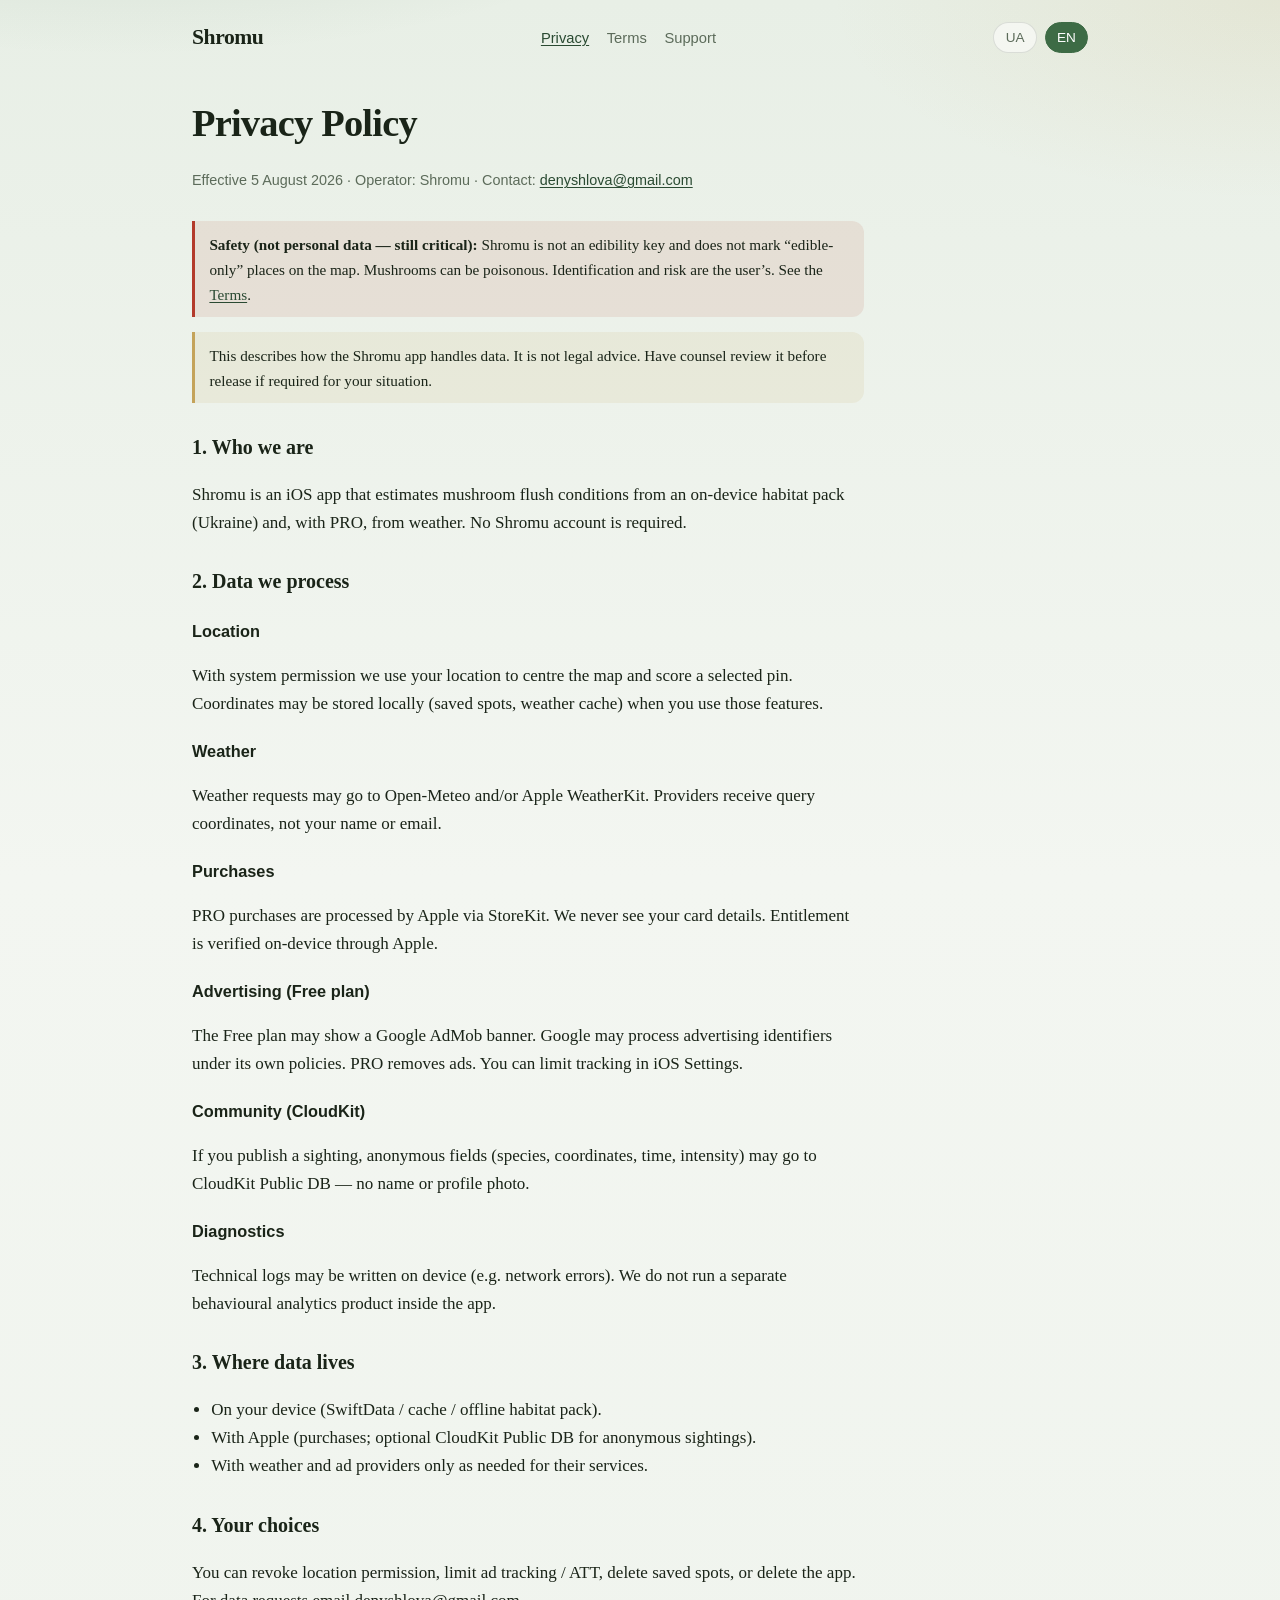
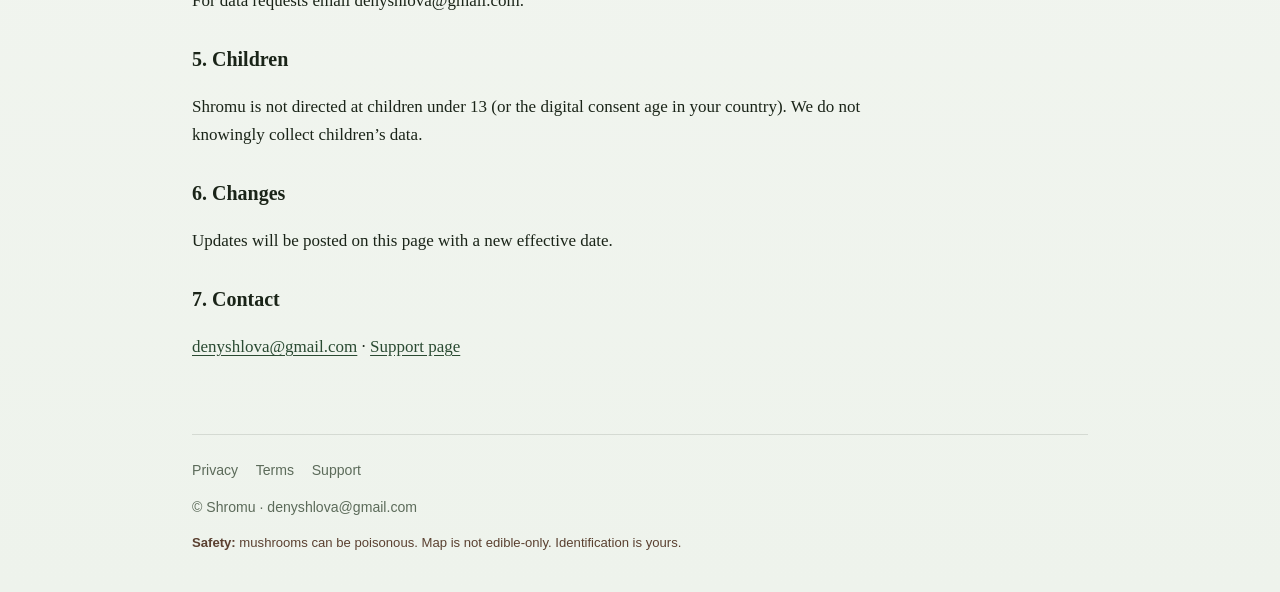
<file: privacy-policy.html>
<!DOCTYPE html>
<html lang="en">
<head>
  <meta charset="utf-8" />
  <meta http-equiv="refresh" content="0; url=privacy/" />
  <link rel="canonical" href="https://gapdenny.github.io/shromu-legal/privacy/" />
  <title>Redirecting…</title>
</head>
<body>
  <p><a href="privacy/">Privacy Policy</a></p>
</body>
</html>
</file>
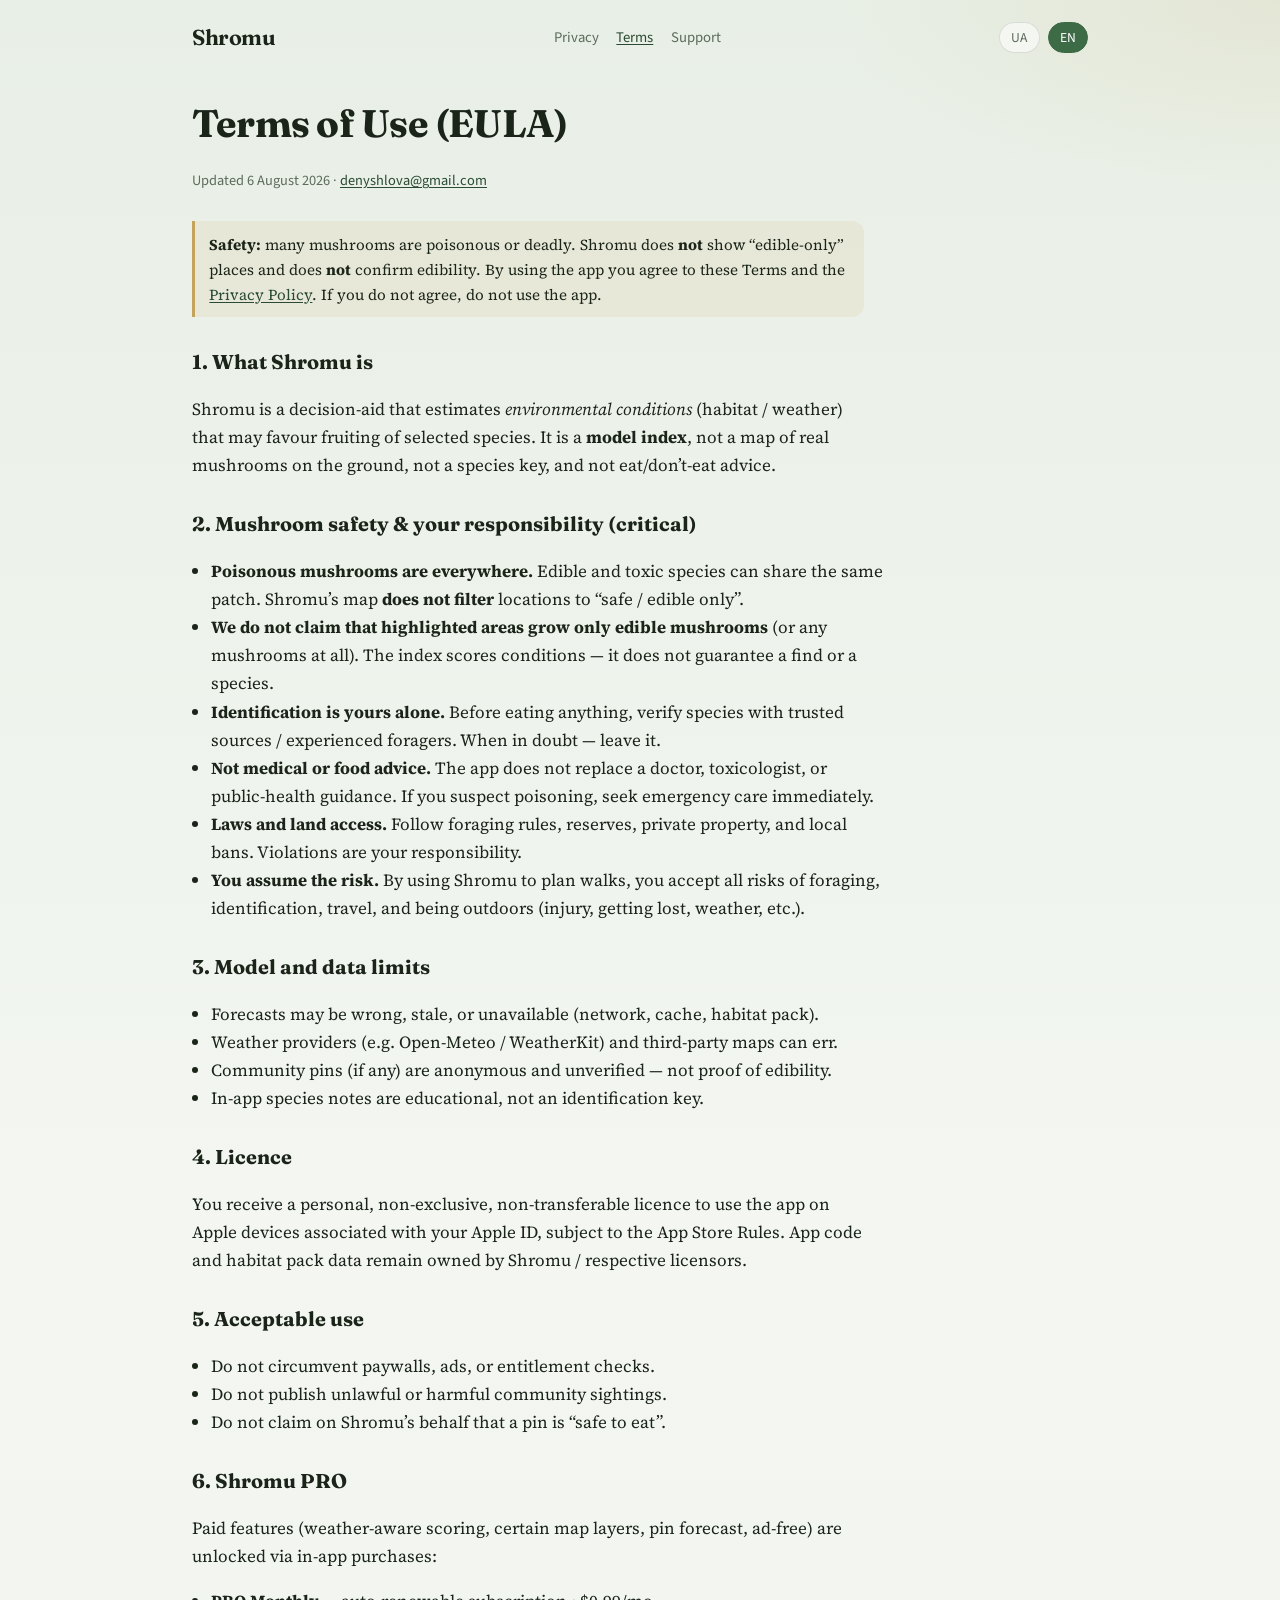
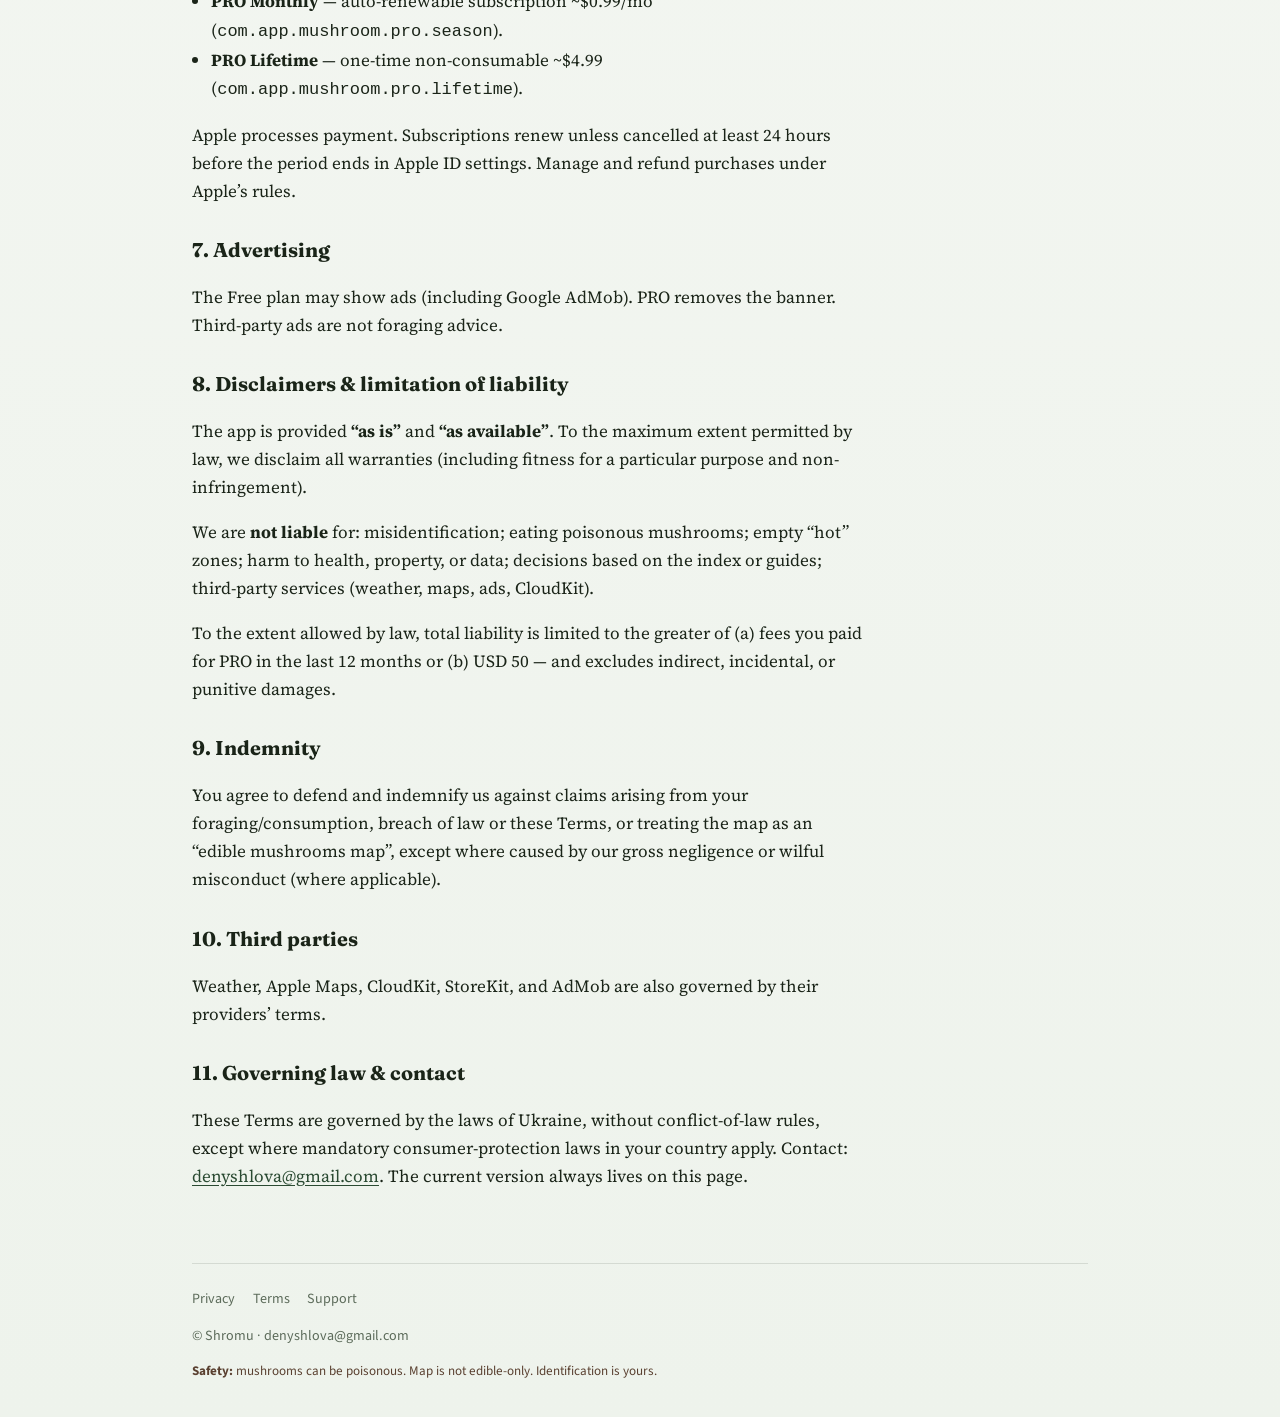
<file: terms-of-service.html>
<!DOCTYPE html>
<html lang="en">
<head>
  <meta charset="utf-8" />
  <meta http-equiv="refresh" content="0; url=terms/" />
  <link rel="canonical" href="https://gapdenny.github.io/shromu-legal/terms/" />
  <title>Redirecting…</title>
</head>
<body>
  <p><a href="terms/">Terms of Use</a></p>
</body>
</html>
</file>
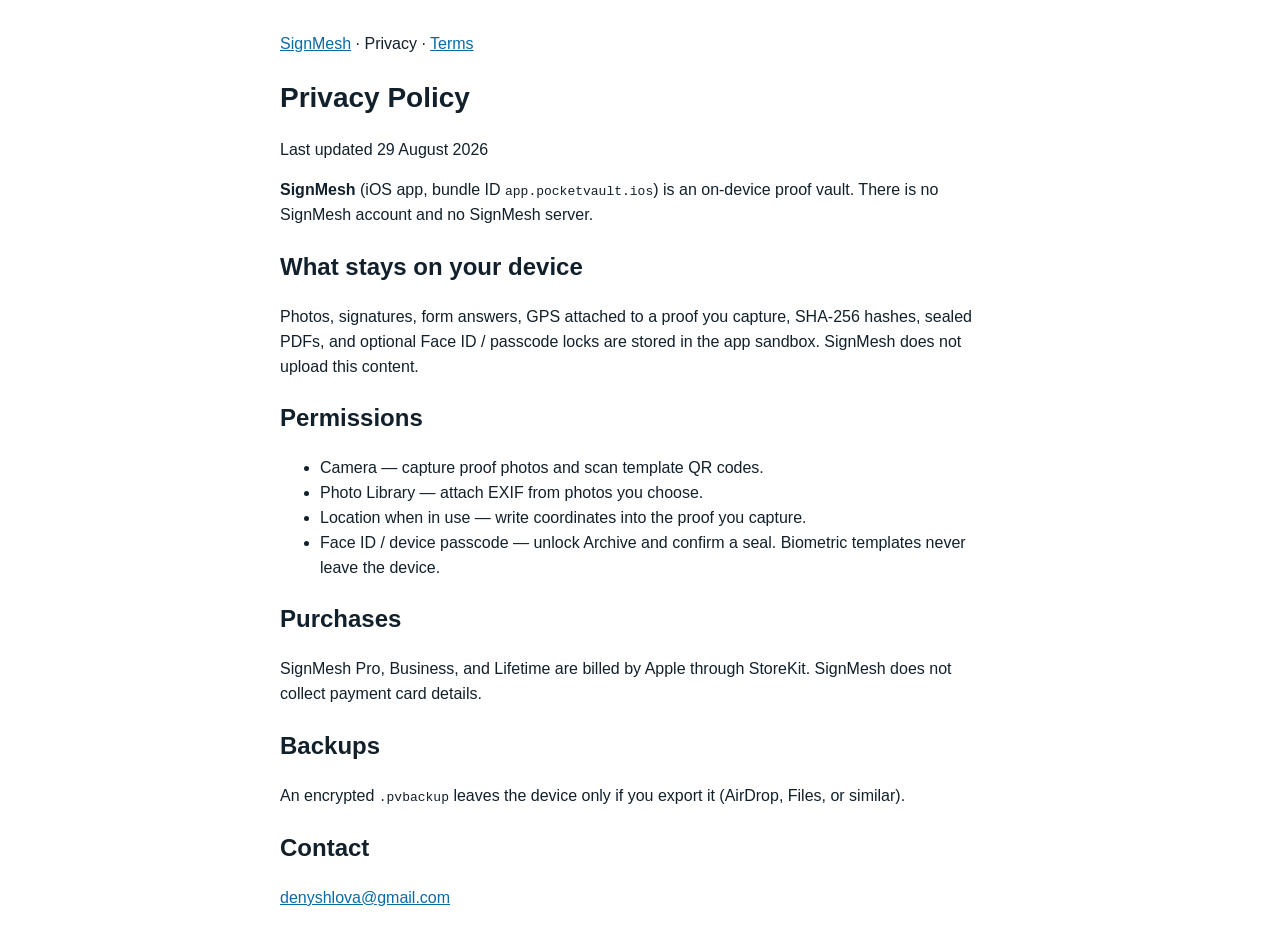
<file: signmesh/privacy-policy.html>
<!DOCTYPE html>
<html lang="en">
<head>
  <meta charset="utf-8">
  <meta name="viewport" content="width=device-width, initial-scale=1">
  <title>Privacy Policy — SignMesh</title>
  <style>
    body { font-family: -apple-system, BlinkMacSystemFont, "Segoe UI", sans-serif; max-width: 720px; margin: 2rem auto; padding: 0 1.25rem; line-height: 1.55; color: #12202b; }
    h1 { font-size: 1.75rem; }
    a { color: #0a6aa6; }
  </style>
</head>
<body>
  <p><a href="index.html">SignMesh</a> · Privacy · <a href="terms-of-service.html">Terms</a></p>
  <h1>Privacy Policy</h1>
  <p>Last updated 29 August 2026</p>
  <p><strong>SignMesh</strong> (iOS app, bundle ID <code>app.pocketvault.ios</code>) is an on-device proof vault. There is no SignMesh account and no SignMesh server.</p>
  <h2>What stays on your device</h2>
  <p>Photos, signatures, form answers, GPS attached to a proof you capture, SHA-256 hashes, sealed PDFs, and optional Face ID / passcode locks are stored in the app sandbox. SignMesh does not upload this content.</p>
  <h2>Permissions</h2>
  <ul>
    <li>Camera — capture proof photos and scan template QR codes.</li>
    <li>Photo Library — attach EXIF from photos you choose.</li>
    <li>Location when in use — write coordinates into the proof you capture.</li>
    <li>Face ID / device passcode — unlock Archive and confirm a seal. Biometric templates never leave the device.</li>
  </ul>
  <h2>Purchases</h2>
  <p>SignMesh Pro, Business, and Lifetime are billed by Apple through StoreKit. SignMesh does not collect payment card details.</p>
  <h2>Backups</h2>
  <p>An encrypted <code>.pvbackup</code> leaves the device only if you export it (AirDrop, Files, or similar).</p>
  <h2>Contact</h2>
  <p><a href="mailto:denyshlova@gmail.com">denyshlova@gmail.com</a></p>
</body>
</html>
</file>
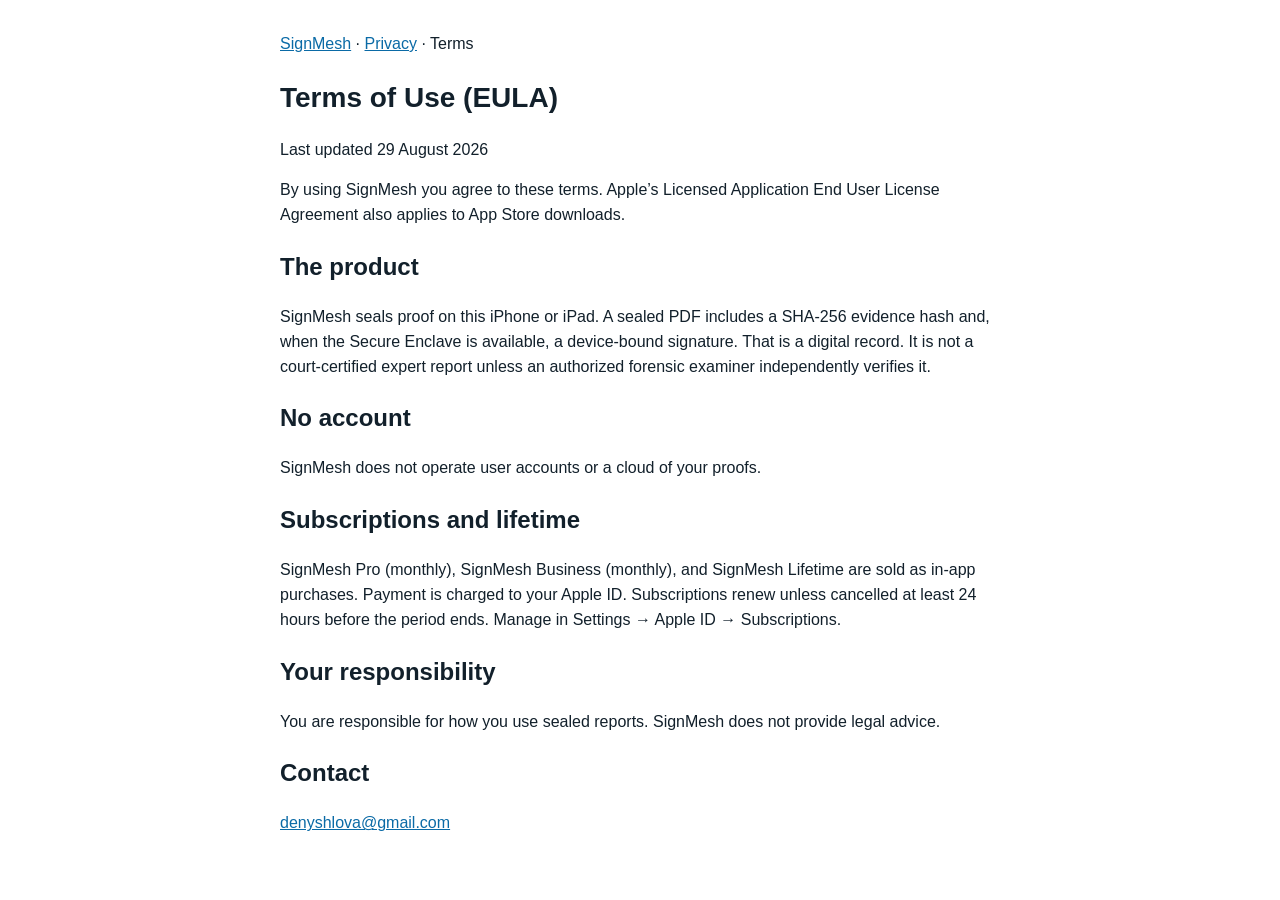
<file: signmesh/terms-of-service.html>
<!DOCTYPE html>
<html lang="en">
<head>
  <meta charset="utf-8">
  <meta name="viewport" content="width=device-width, initial-scale=1">
  <title>Terms of Use — SignMesh</title>
  <style>
    body { font-family: -apple-system, BlinkMacSystemFont, "Segoe UI", sans-serif; max-width: 720px; margin: 2rem auto; padding: 0 1.25rem; line-height: 1.55; color: #12202b; }
    h1 { font-size: 1.75rem; }
    a { color: #0a6aa6; }
  </style>
</head>
<body>
  <p><a href="index.html">SignMesh</a> · <a href="privacy-policy.html">Privacy</a> · Terms</p>
  <h1>Terms of Use (EULA)</h1>
  <p>Last updated 29 August 2026</p>
  <p>By using SignMesh you agree to these terms. Apple’s Licensed Application End User License Agreement also applies to App Store downloads.</p>
  <h2>The product</h2>
  <p>SignMesh seals proof on this iPhone or iPad. A sealed PDF includes a SHA-256 evidence hash and, when the Secure Enclave is available, a device-bound signature. That is a digital record. It is not a court-certified expert report unless an authorized forensic examiner independently verifies it.</p>
  <h2>No account</h2>
  <p>SignMesh does not operate user accounts or a cloud of your proofs.</p>
  <h2>Subscriptions and lifetime</h2>
  <p>SignMesh Pro (monthly), SignMesh Business (monthly), and SignMesh Lifetime are sold as in-app purchases. Payment is charged to your Apple ID. Subscriptions renew unless cancelled at least 24 hours before the period ends. Manage in Settings → Apple ID → Subscriptions.</p>
  <h2>Your responsibility</h2>
  <p>You are responsible for how you use sealed reports. SignMesh does not provide legal advice.</p>
  <h2>Contact</h2>
  <p><a href="mailto:denyshlova@gmail.com">denyshlova@gmail.com</a></p>
</body>
</html>
</file>
<file: styles.css>
:root {
  --ink: #1a2418;
  --moss: #3d6b45;
  --moss-deep: #2a4a32;
  --amber: #c4a35a;
  --fog: #e8efe6;
  --paper: #f3f6f1;
  --muted: #5c6b5a;
  --line: rgba(26, 36, 24, 0.12);
  --max: 42rem;
  --font-display: "Fraunces", "Iowan Old Style", "Palatino Linotype", serif;
  --font-body: "Source Serif 4", "Georgia", serif;
  --font-ui: "Source Sans 3", "Helvetica Neue", sans-serif;
}

*,
*::before,
*::after {
  box-sizing: border-box;
}

html {
  scroll-behavior: smooth;
}

body {
  margin: 0;
  color: var(--ink);
  font-family: var(--font-body);
  font-size: 1.0625rem;
  line-height: 1.65;
  background:
    radial-gradient(1200px 500px at 10% -10%, rgba(61, 107, 69, 0.18), transparent 55%),
    radial-gradient(900px 400px at 100% 0%, rgba(196, 163, 90, 0.12), transparent 50%),
    linear-gradient(180deg, var(--fog) 0%, var(--paper) 40%, #eef3ec 100%);
  min-height: 100vh;
}

a {
  color: var(--moss-deep);
  text-underline-offset: 0.15em;
}

a:hover {
  color: var(--moss);
}

.wrap {
  width: min(100% - 2rem, 56rem);
  margin-inline: auto;
}

.site-header {
  display: flex;
  align-items: center;
  justify-content: space-between;
  gap: 1rem;
  padding: 1.25rem 0 0.75rem;
}

.brand {
  font-family: var(--font-display);
  font-weight: 650;
  font-size: 1.35rem;
  letter-spacing: -0.02em;
  color: var(--ink);
  text-decoration: none;
}

.nav {
  display: flex;
  flex-wrap: wrap;
  gap: 0.85rem 1.1rem;
  font-family: var(--font-ui);
  font-size: 0.92rem;
}

.nav a {
  text-decoration: none;
  color: var(--muted);
}

.nav a:hover,
.nav a[aria-current="page"] {
  color: var(--moss-deep);
  text-decoration: underline;
}

.lang {
  font-family: var(--font-ui);
  font-size: 0.85rem;
  display: flex;
  gap: 0.5rem;
  align-items: center;
}

.lang button {
  border: 1px solid var(--line);
  background: rgba(255, 255, 255, 0.55);
  color: var(--muted);
  border-radius: 999px;
  padding: 0.2rem 0.7rem;
  cursor: pointer;
  font: inherit;
}

.lang button[aria-pressed="true"] {
  background: var(--moss);
  border-color: var(--moss);
  color: #fff;
}

.hero {
  padding: 3.5rem 0 2.5rem;
}

.hero h1 {
  font-family: var(--font-display);
  font-weight: 650;
  font-size: clamp(2.4rem, 6vw, 3.6rem);
  line-height: 1.05;
  letter-spacing: -0.03em;
  margin: 0 0 0.75rem;
  max-width: 12ch;
}

.hero .lede {
  font-size: 1.15rem;
  color: var(--muted);
  max-width: 34ch;
  margin: 0 0 1.5rem;
}

.cta-row {
  display: flex;
  flex-wrap: wrap;
  gap: 0.75rem;
}

.btn {
  font-family: var(--font-ui);
  font-weight: 600;
  font-size: 0.95rem;
  text-decoration: none;
  border-radius: 999px;
  padding: 0.7rem 1.15rem;
  display: inline-flex;
  align-items: center;
  gap: 0.4rem;
}

.btn-primary {
  background: var(--moss);
  color: #fff;
}

.btn-primary:hover {
  background: var(--moss-deep);
  color: #fff;
}

.btn-ghost {
  background: rgba(255, 255, 255, 0.55);
  color: var(--ink);
  border: 1px solid var(--line);
}

.panel {
  background: rgba(255, 255, 255, 0.62);
  border: 1px solid var(--line);
  border-radius: 1.25rem;
  padding: 1.25rem 1.35rem;
  margin: 1rem 0 2rem;
}

.panel h2 {
  font-family: var(--font-display);
  font-size: 1.2rem;
  margin: 0 0 0.5rem;
}

.panel p,
.panel li {
  color: var(--muted);
  margin: 0.35rem 0;
}

.panel ul {
  margin: 0.5rem 0 0;
  padding-left: 1.15rem;
}

.legal-main {
  padding: 1.5rem 0 3.5rem;
}

.legal-main h1 {
  font-family: var(--font-display);
  font-size: clamp(1.8rem, 4vw, 2.4rem);
  margin: 0 0 0.35rem;
  letter-spacing: -0.02em;
}

.meta {
  font-family: var(--font-ui);
  font-size: 0.9rem;
  color: var(--muted);
  margin-bottom: 1.75rem;
}

.legal-main h2 {
  font-family: var(--font-display);
  font-size: 1.25rem;
  margin: 1.75rem 0 0.5rem;
}

.legal-main h3 {
  font-family: var(--font-ui);
  font-size: 1.02rem;
  margin: 1.25rem 0 0.35rem;
}

.legal-main p,
.legal-main li {
  max-width: var(--max);
}

.legal-main ul {
  padding-left: 1.2rem;
}

.notice {
  border-left: 3px solid var(--amber);
  padding: 0.65rem 0.9rem;
  background: rgba(196, 163, 90, 0.12);
  border-radius: 0 0.75rem 0.75rem 0;
  max-width: var(--max);
  font-size: 0.95rem;
}

.notice-danger {
  border-left-color: #b33a2b;
  background: rgba(179, 58, 43, 0.1);
}

.panel-danger {
  border: 1.5px solid rgba(179, 58, 43, 0.35);
  background: linear-gradient(180deg, rgba(179, 58, 43, 0.08), rgba(255, 255, 255, 0.55));
}

.panel-danger h2 {
  color: #7a2218;
}

.site-footer .safety-line {
  max-width: var(--max);
  margin: 0.75rem 0 0;
  font-size: 0.82rem;
  line-height: 1.45;
  color: #5a4030;
}

.site-footer {
  border-top: 1px solid var(--line);
  padding: 1.5rem 0 2.5rem;
  font-family: var(--font-ui);
  font-size: 0.88rem;
  color: var(--muted);
}

.site-footer nav {
  display: flex;
  flex-wrap: wrap;
  gap: 0.75rem 1.1rem;
  margin-bottom: 0.75rem;
}

.site-footer a {
  color: var(--muted);
  text-decoration: none;
}

.site-footer a:hover {
  color: var(--moss-deep);
  text-decoration: underline;
}

[data-lang="en"] .lang-uk,
[data-lang="uk"] .lang-en {
  display: none;
}

@media (max-width: 640px) {
  .site-header {
    flex-direction: column;
    align-items: flex-start;
  }
}
</file>
